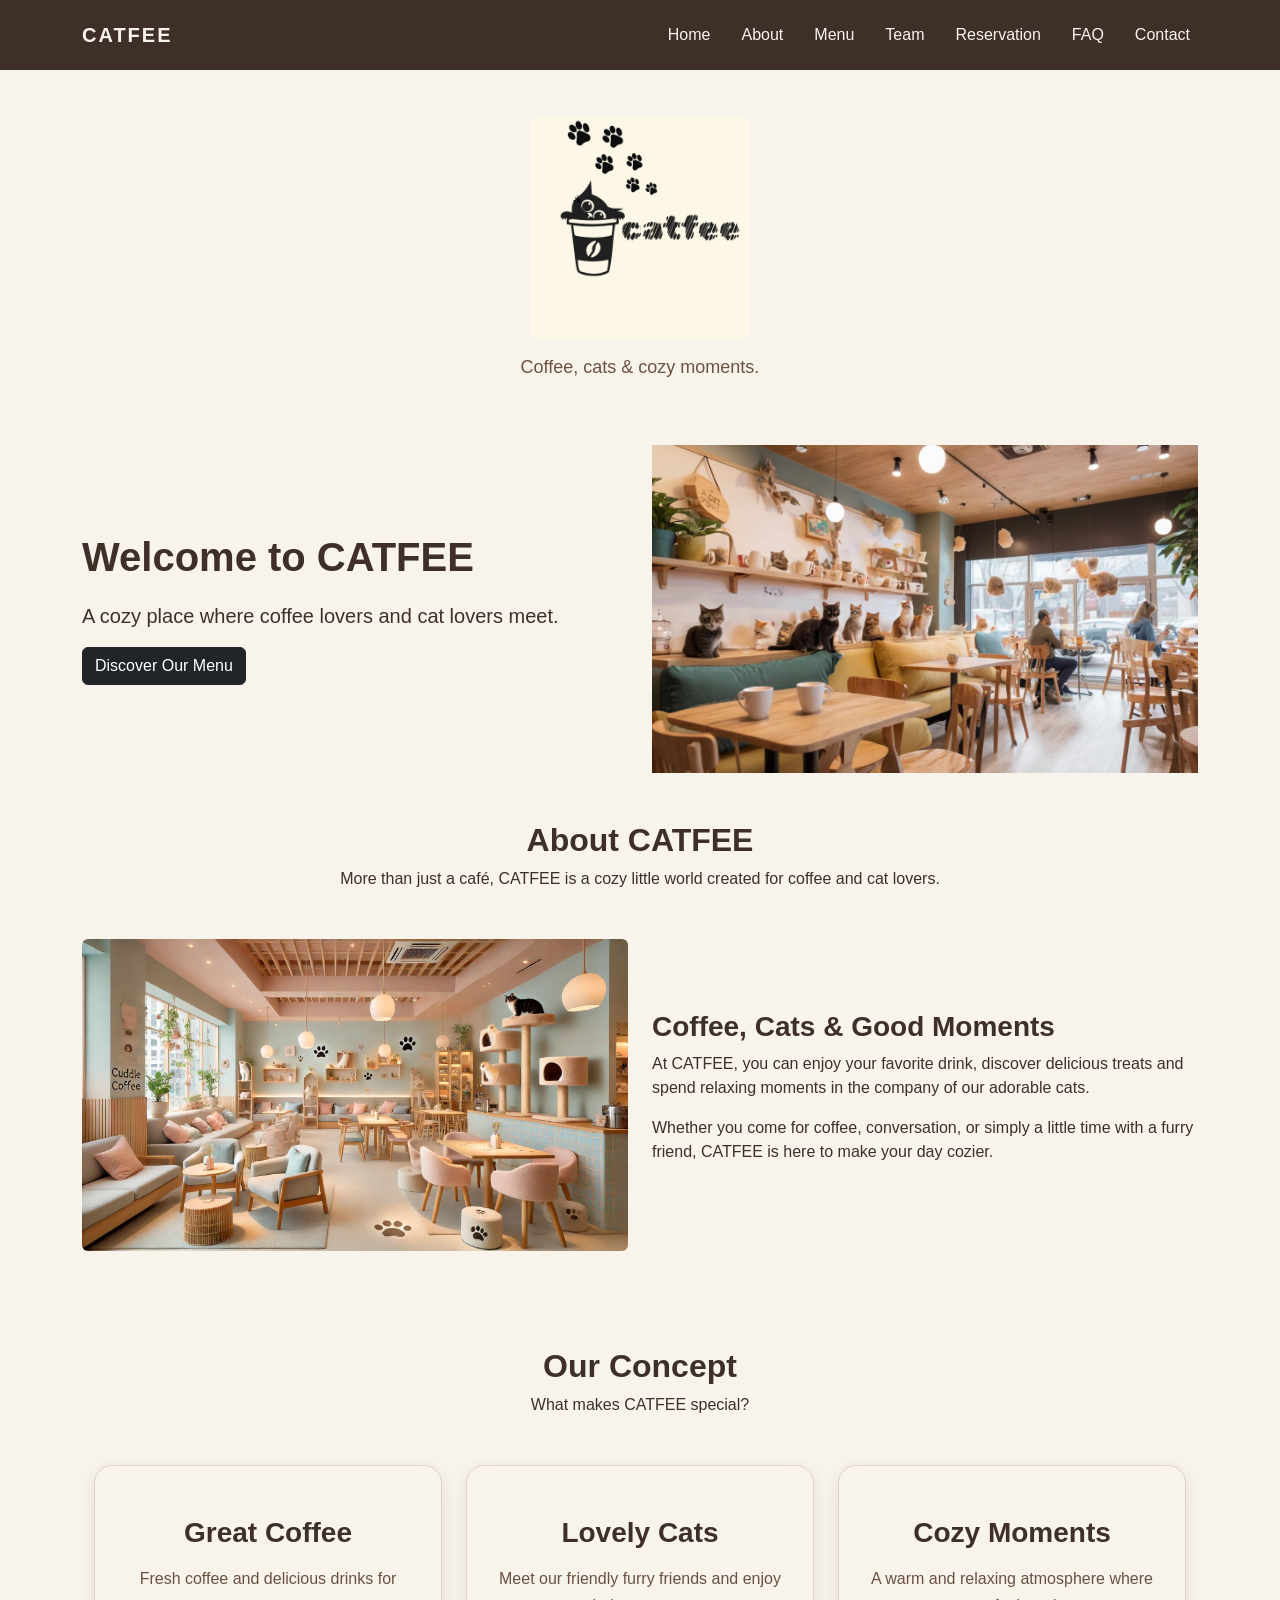
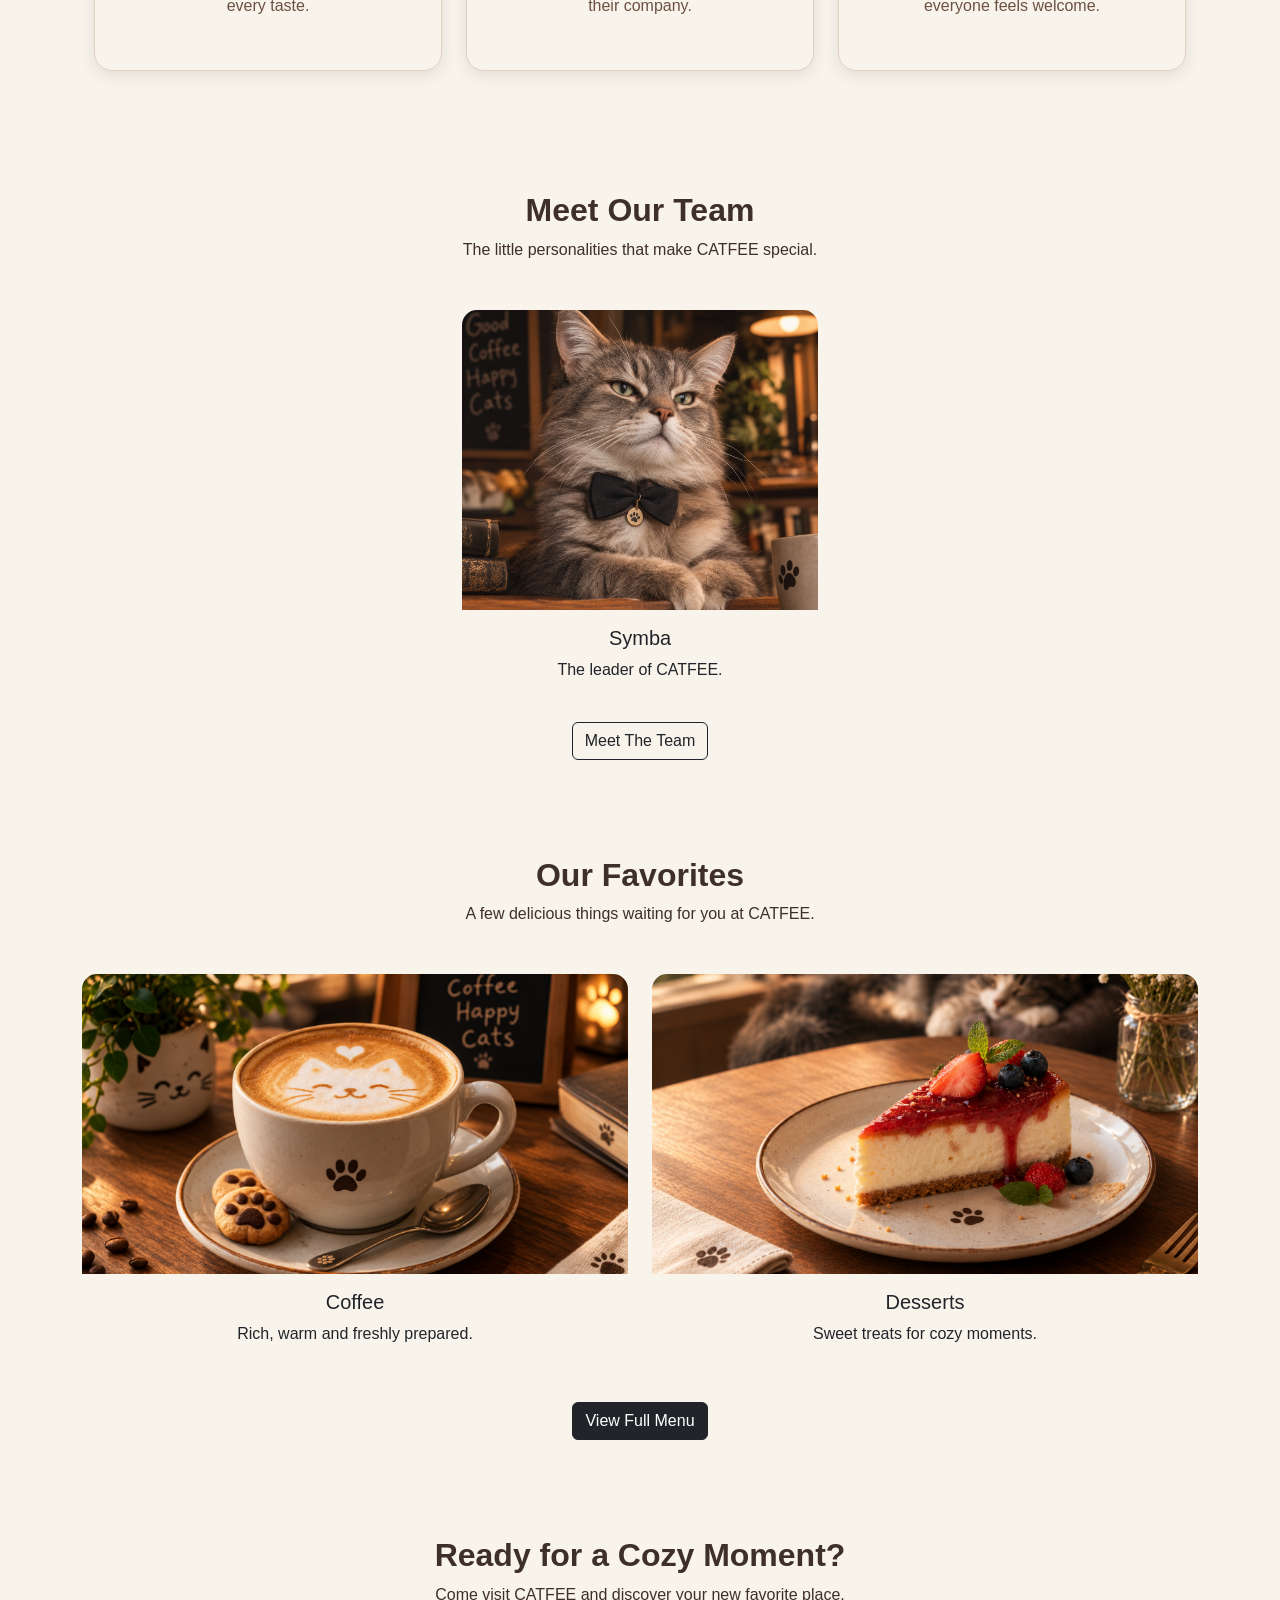
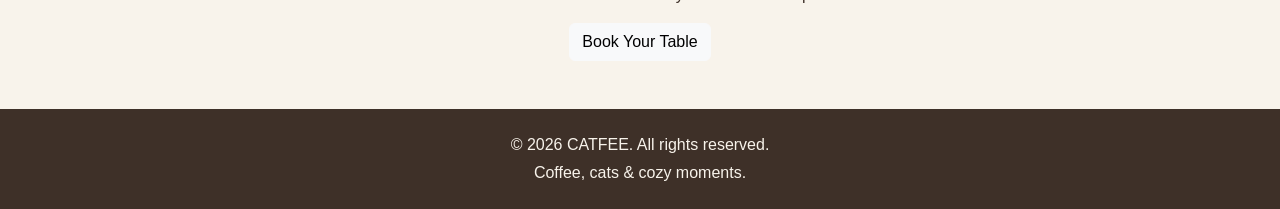
<file: index.html>
<!DOCTYPE html>
<html lang="en">
<head>
    <meta charset="UTF-8">
    <meta name="viewport" content="width=device-width, initial-scale=1.0">

    <title>CATFEE | Coffee, Cats & Cozy Moments</title>

    <!-- Bootstrap CSS -->
    <link href="https://cdn.jsdelivr.net/npm/bootstrap@5.3.3/dist/css/bootstrap.min.css" rel="stylesheet">

    <!-- Custom CSS -->
    <link rel="stylesheet" href="css/style.css">
</head>

<body>

    <!-- ================= NAVBAR ================= -->
    <nav class="navbar navbar-expand-lg navbar-dark bg-dark">
        <div class="container">

            <a class="navbar-brand" href="index.html">CATFEE</a>

            <button class="navbar-toggler" type="button"
                    data-bs-toggle="collapse"
                    data-bs-target="#navbarNav">
                <span class="navbar-toggler-icon"></span>
            </button>

            <div class="collapse navbar-collapse" id="navbarNav">
                <ul class="navbar-nav ms-auto">

                    <li class="nav-item">
                        <a class="nav-link active" href="index.html">Home</a>
                    </li>

                    <li class="nav-item">
                        <a class="nav-link" href="index.html#about">About</a>
                    </li>

                    <li class="nav-item">
                        <a class="nav-link" href="menu.html">Menu</a>
                    </li>

                    <li class="nav-item">
                        <a class="nav-link" href="team.html">Team</a>
                    </li>

                    <li class="nav-item">
                        <a class="nav-link" href="reservation.html">Reservation</a>
                    </li>

                    <li class="nav-item">
                        <a class="nav-link" href="faq.html">FAQ</a>
                    </li>

                    <li class="nav-item">
                        <a class="nav-link" href="contact.html">Contact</a>
                    </li>

                </ul>
            </div>

        </div>
    </nav>


    <!-- ================= LOGO ================= -->
    <section class="logo-section text-center py-5">

        <img src="images/logo.jpg"
             alt="CATFEE Logo"
             class="catfee-logo">

        <p class="mt-3">
            Coffee, cats & cozy moments.
        </p>

    </section>


    <!-- ================= HERO ================= -->
    <section class="hero-section">

        <div class="container">

            <div class="row align-items-center">

                <!-- Text -->
                <div class="col-lg-6 text-center text-lg-start">

                    <h1>Welcome to CATFEE</h1>

                    <p class="lead">
                        A cozy place where coffee lovers
                        and cat lovers meet.
                    </p>

                    <a href="menu.html" class="btn btn-dark">
                        Discover Our Menu
                    </a>

                </div>

                <!-- Image -->
                <div class="col-lg-6 text-center mt-4 mt-lg-0">

                    <img src="images/catfee''.jpg"
                         alt="Cats and costumers"
                         class="img-fluid hero-image">

                </div>

            </div>

        </div>

    </section>


    <!-- ================= ABOUT US ================= -->
    <section id="about" class="about-section py-5">

        <div class="container">

            <div class="text-center mb-5">

                <h2>About CATFEE</h2>

                <p>
                    More than just a café, CATFEE is a cozy
                    little world created for coffee and cat lovers.
                </p>

            </div>

            <div class="row align-items-center">

                <div class="col-md-6">

                    <img src="images/catfee'.jpg"
                         alt="Cat at CATFEE"
                         class="img-fluid rounded">

                </div>

                <div class="col-md-6 mt-4 mt-md-0">

                    <h3>Coffee, Cats & Good Moments</h3>

                    <p>
                        At CATFEE, you can enjoy your favorite drink,
                        discover delicious treats and spend relaxing
                        moments in the company of our adorable cats.
                    </p>

                    <p>
                        Whether you come for coffee, conversation,
                        or simply a little time with a furry friend,
                        CATFEE is here to make your day cozier.
                    </p>

                </div>

            </div>

        </div>

    </section>


    <!-- ================= OUR CONCEPT ================= -->
    <section class="container text-center py-5">

        <div class="container text-center">

            <h2>Our Concept</h2>

            <p class="mb-5">
                What makes CATFEE special?
            </p>

            <div class="row">

                <div class="col-md-4 mb-4">

                    <div class="concept-card p-4">

                        <div class="concept-icon"></div>

                        <h3>Great Coffee</h3>

                        <p>
                            Fresh coffee and delicious drinks
                            for every taste.
                        </p>

                    </div>

                </div>


                <div class="col-md-4 mb-4">

                    <div class="concept-card p-4">

                        <div class="concept-icon"></div>

                        <h3>Lovely Cats</h3>

                        <p>
                            Meet our friendly furry friends
                            and enjoy their company.
                        </p>

                    </div>

                </div>


                <div class="col-md-4 mb-4">

                    <div class="concept-card p-4">

                        <div class="concept-icon"></div>

                        <h3>Cozy Moments</h3>

                        <p>
                            A warm and relaxing atmosphere
                            where everyone feels welcome.
                        </p>

                    </div>

                </div>

            </div>

        </div>

    </section>


    <!-- ================= TEAM PREVIEW ================= -->
    <section class="team-preview py-5">

        <div class="container">

            <div class="text-center mb-5">

                <h2>Meet Our Team</h2>

                <p>
                    The little personalities that make CATFEE special.
                </p>

            </div>

            <div class="row justify-content-center">

                <div class="col-sm-6 col-lg-4 mb-4">

                    <div class="card h-100">

                        <img src="images/cat1.jpg"
                             class="card-img-top"
                             alt="CATFEE team member">

                        <div class="card-body text-center">

                            <h5 class="card-title">Symba</h5>

                            <p class="card-text">
                                The leader of CATFEE.
                            </p>

                        </div>

                    </div>

                </div>
            </div>

            <div class="text-center">

                <a href="team.html" class="btn btn-outline-dark">
                    Meet The Team
                </a>

            </div>

        </div>

    </section>


    <!-- ================= MENU PREVIEW ================= -->
    <section class="menu-preview py-5">

        <div class="container text-center">

            <h2>Our Favorites</h2>

            <p class="mb-5">
                A few delicious things waiting for you at CATFEE.
            </p>

            <div class="row">

                <div class="col-md-6 mb-4">

                    <div class="card h-100">

                        <img src="images/coffee.jpg"
                             class="card-img-top"
                             alt="Coffee">

                        <div class="card-body">

                            <h5 class="card-title">Coffee</h5>

                            <p class="card-text">
                                Rich, warm and freshly prepared.
                            </p>

                        </div>

                    </div>

                </div>


                <div class="col-md-6 mb-4">

                    <div class="card h-100">

                        <img src="images/dessert.jpg"
                             class="card-img-top"
                             alt="Dessert">

                        <div class="card-body">

                            <h5 class="card-title">Desserts</h5>

                            <p class="card-text">
                                Sweet treats for cozy moments.
                            </p>

                        </div>

                    </div>

                </div>
            </div>

            <a href="menu.html" class="btn btn-dark mt-3">
                View Full Menu
            </a>

        </div>

    </section>


    <!-- ================= CALL TO ACTION ================= -->
    <section class="cta-section py-5 text-center">

        <div class="container">

            <h2>Ready for a Cozy Moment?</h2>

            <p>
                Come visit CATFEE and discover your new favorite place.
            </p>

            <a href="reservation.html" class="btn btn-light">
                Book Your Table
            </a>

        </div>

    </section>


    <!-- ================= FOOTER ================= -->
    <footer class="footer py-4">

        <div class="container text-center">

            <p class="mb-1">
                © 2026 CATFEE. All rights reserved.
            </p>

            <p class="mb-0">
                Coffee, cats & cozy moments. 
            </p>

        </div>

    </footer>


    <!-- Bootstrap JavaScript -->
    <script src="https://cdn.jsdelivr.net/npm/bootstrap@5.3.3/dist/js/bootstrap.bundle.min.js"></script>

    <!-- Custom JavaScript -->
    <script src="js/script.js"></script>

</body>
</html>
</file>
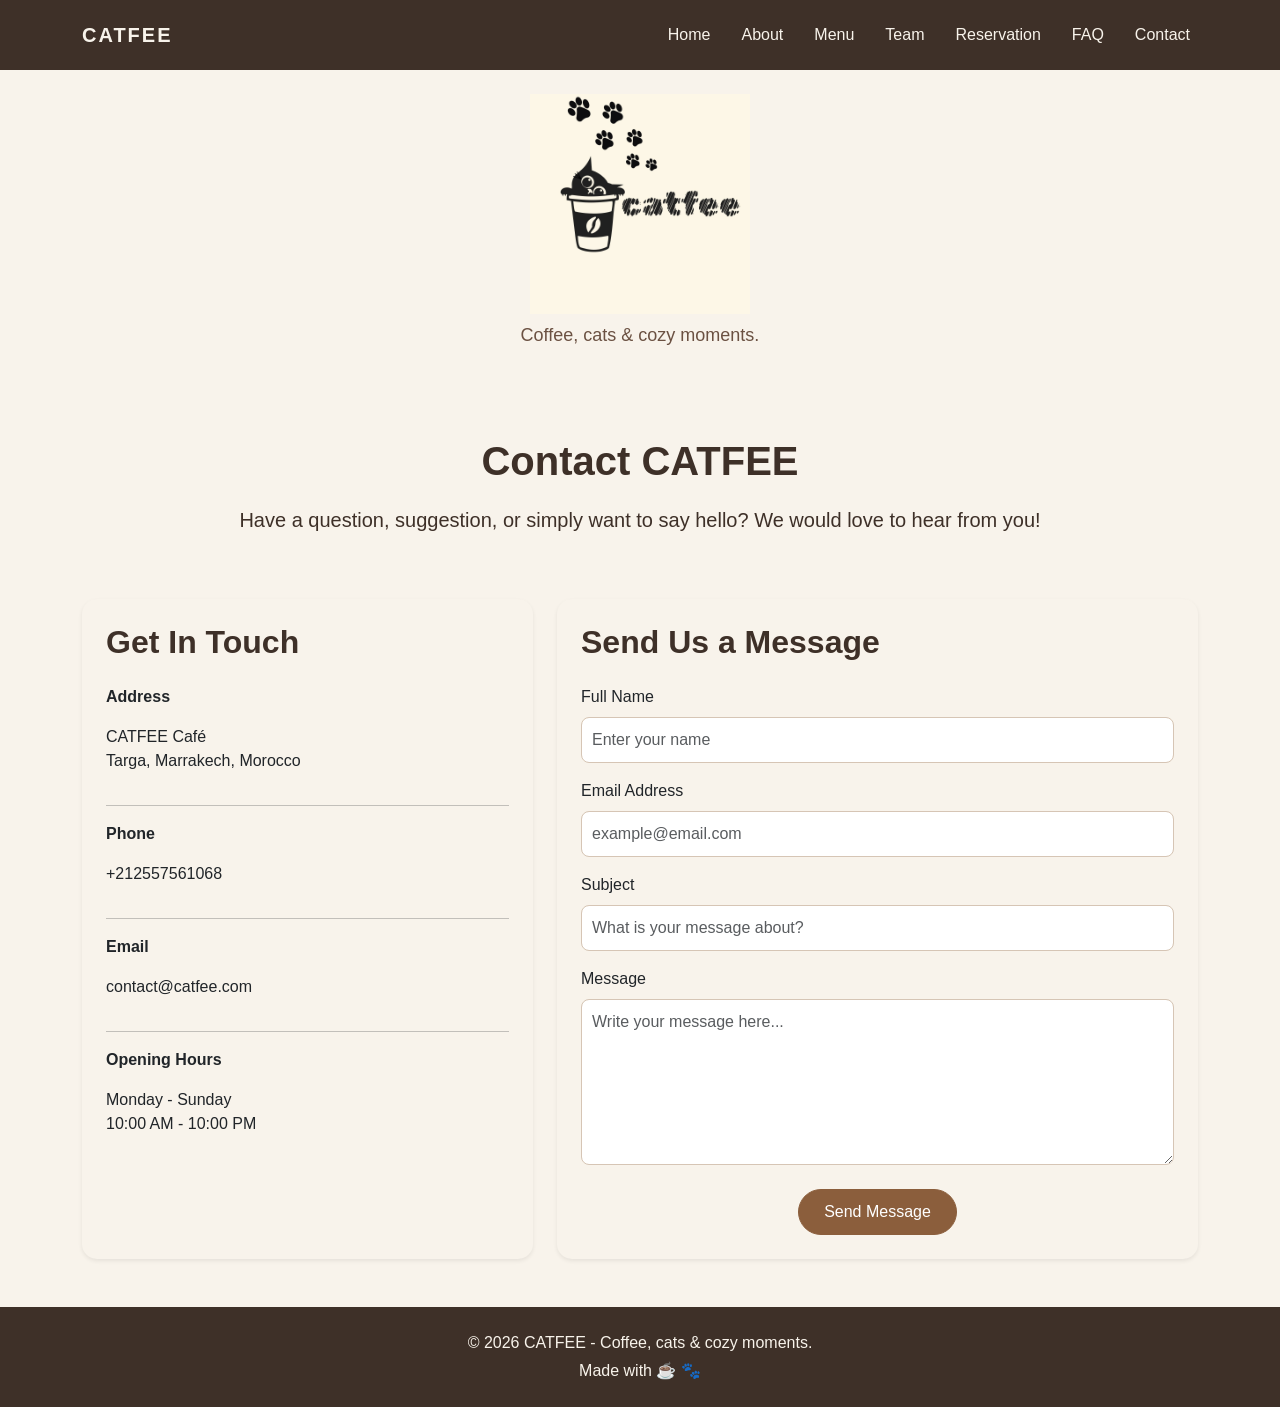
<file: contact.html>
<!DOCTYPE html>
<html lang="en">

<head>
    <meta charset="UTF-8">
    <meta name="viewport" content="width=device-width, initial-scale=1.0">

    <title>CATFEE - Contact</title>

    <!-- Bootstrap -->
    <link href="https://cdn.jsdelivr.net/npm/bootstrap@5.3.3/dist/css/bootstrap.min.css" rel="stylesheet">

    <!-- Custom CSS -->
    <link rel="stylesheet" href="css/style.css">
</head>

<body>

    <!-- ================= NAVBAR ================= -->
    <nav class="navbar navbar-expand-lg navbar-dark bg-dark">

        <div class="container">

            <a class="navbar-brand" href="index.html">
                CATFEE
            </a>

            <button class="navbar-toggler"
                    type="button"
                    data-bs-toggle="collapse"
                    data-bs-target="#navbarNav">

                <span class="navbar-toggler-icon"></span>

            </button>

            <div class="collapse navbar-collapse" id="navbarNav">

                <ul class="navbar-nav ms-auto">

                    <li class="nav-item">
                        <a class="nav-link" href="index.html">
                            Home
                        </a>
                    </li>

                    <li class="nav-item">
                        <a class="nav-link" href="index.html#about">
                            About
                        </a>
                    </li>

                    <li class="nav-item">
                        <a class="nav-link" href="menu.html">
                            Menu
                        </a>
                    </li>

                    <li class="nav-item">
                        <a class="nav-link" href="team.html">
                            Team
                        </a>
                    </li>

                    <li class="nav-item">
                        <a class="nav-link" href="reservation.html">
                            Reservation
                        </a>
                    </li>

                    <li class="nav-item">
                        <a class="nav-link" href="faq.html">
                            FAQ
                        </a>
                    </li>

                    <li class="nav-item">
                        <a class="nav-link" href="contact.html">
                            Contact
                        </a>
                    </li>

                </ul>

            </div>

        </div>

    </nav>


    <!-- ================= LOGO ================= -->
    <section class="logo-section text-center py-4">

        <img src="images/logo.jpg"
             alt="CATFEE Logo"
             class="catfee-logo">

        <p class="mt-2">
            Coffee, cats & cozy moments.
        </p>

    </section>


    <!-- ================= CONTACT HEADER ================= -->
    <section class="container text-center py-5">

        <h1>Contact CATFEE</h1>

        <p class="lead">
            Have a question, suggestion, or simply want to say hello?
            We would love to hear from you!
        </p>

    </section>


    <!-- ================= CONTACT CONTENT ================= -->
    <section class="container pb-5">

        <div class="row g-4">

            <!-- Contact Information -->
            <div class="col-md-5">

                <div class="card shadow-sm h-100 p-4">

                    <h2 class="mb-4">
                        Get In Touch
                    </h2>

                    <p>
                        <strong> Address</strong>
                    </p>

                    <p>
                        CATFEE Café<br>
                        Targa, Marrakech, Morocco
                    </p>

                    <hr>

                    <p>
                        <strong> Phone</strong>
                    </p>

                    <p>
                        +212557561068
                    </p>

                    <hr>

                    <p>
                        <strong> Email</strong>
                    </p>

                    <p>
                        contact@catfee.com
                    </p>

                    <hr>

                    <p>
                        <strong> Opening Hours</strong>
                    </p>

                    <p>
                        Monday - Sunday<br>
                        10:00 AM - 10:00 PM
                    </p>

                </div>

            </div>


            <!-- Contact Form -->
            <div class="col-md-7">

                <div class="card shadow-sm p-4">

                    <h2 class="mb-4">
                        Send Us a Message
                    </h2>

                    <form>

                        <!-- Name -->
                        <div class="mb-3">

                            <label for="contactName"
                                   class="form-label">
                                Full Name
                            </label>

                            <input type="text"
                                   class="form-control"
                                   id="contactName"
                                   placeholder="Enter your name"
                                   required>

                        </div>


                        <!-- Email -->
                        <div class="mb-3">

                            <label for="contactEmail"
                                   class="form-label">
                                Email Address
                            </label>

                            <input type="email"
                                   class="form-control"
                                   id="contactEmail"
                                   placeholder="example@email.com"
                                   required>

                        </div>


                        <!-- Subject -->
                        <div class="mb-3">

                            <label for="subject"
                                   class="form-label">
                                Subject
                            </label>

                            <input type="text"
                                   class="form-control"
                                   id="subject"
                                   placeholder="What is your message about?"
                                   required>

                        </div>


                        <!-- Message -->
                        <div class="mb-4">

                            <label for="message"
                                   class="form-label">
                                Message
                            </label>

                            <textarea class="form-control"
                                      id="message"
                                      rows="6"
                                      placeholder="Write your message here..."
                                      required></textarea>

                        </div>


                        <!-- Button -->
                        <div class="text-center">

                            <button type="submit"
                                    class="btn btn-primary">
                                Send Message 
                            </button>

                        </div>

                    </form>

                </div>

            </div>

        </div>

    </section>


    <!-- ================= FOOTER ================= -->
    <footer class="text-center py-4">

        <div class="container">

            <p class="mb-1">
                © 2026 CATFEE - Coffee, cats & cozy moments.
            </p>

            <p class="mb-0">
                Made with ☕️ 🐾
            </p>

        </div>

    </footer>


    <!-- Bootstrap JavaScript -->
    <script src="https://cdn.jsdelivr.net/npm/bootstrap@5.3.3/dist/js/bootstrap.bundle.min.js"></script>

    <!-- Custom JavaScript -->
    <script src="js/script.js"></script>

</body>

</html>
</file>
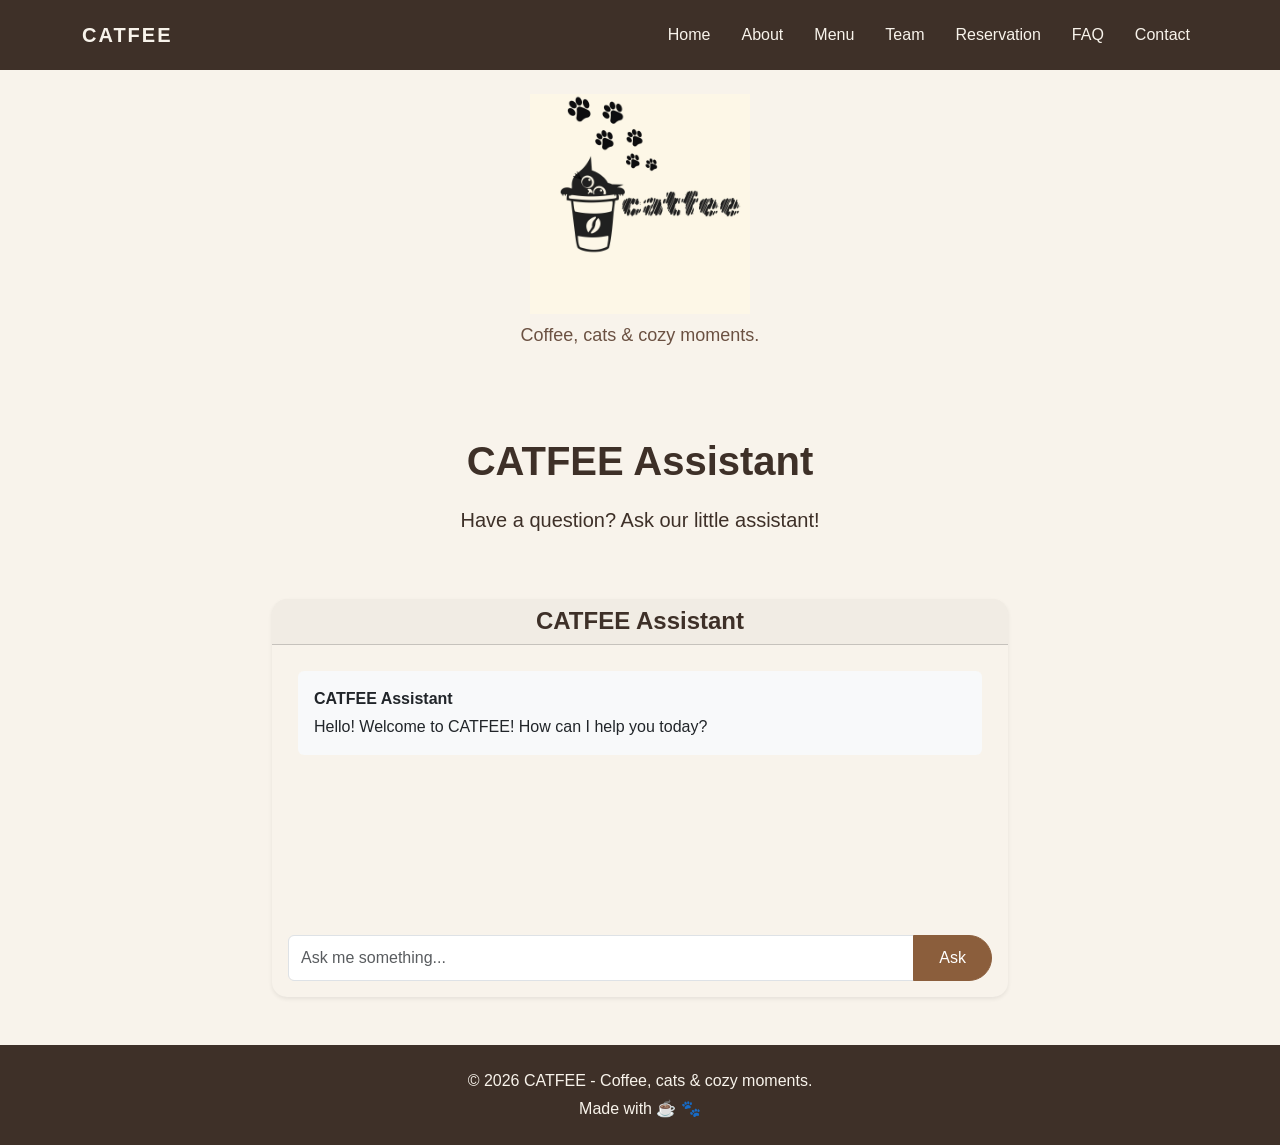
<file: faq.html>
<!DOCTYPE html>
<html lang="en">

<head>
    <meta charset="UTF-8">
    <meta name="viewport" content="width=device-width, initial-scale=1.0">

    <title>CATFEE - FAQ</title>

    <!-- Bootstrap -->
    <link href="https://cdn.jsdelivr.net/npm/bootstrap@5.3.3/dist/css/bootstrap.min.css" rel="stylesheet">

    <!-- Custom CSS -->
    <link rel="stylesheet" href="css/style.css">
</head>

<body>

    <!-- ================= NAVBAR ================= -->
    <nav class="navbar navbar-expand-lg navbar-dark bg-dark">

        <div class="container">

            <a class="navbar-brand" href="index.html">
                CATFEE
            </a>

            <button class="navbar-toggler"
                    type="button"
                    data-bs-toggle="collapse"
                    data-bs-target="#navbarNav">

                <span class="navbar-toggler-icon"></span>

            </button>

            <div class="collapse navbar-collapse" id="navbarNav">

                <ul class="navbar-nav ms-auto">

                    <li class="nav-item">
                        <a class="nav-link" href="index.html">
                            Home
                        </a>
                    </li>

                    <li class="nav-item">
                        <a class="nav-link" href="index.html#about">
                            About
                        </a>
                    </li>

                    <li class="nav-item">
                        <a class="nav-link" href="menu.html">
                            Menu
                        </a>
                    </li>

                    <li class="nav-item">
                        <a class="nav-link" href="team.html">
                            Team
                        </a>
                    </li>

                    <li class="nav-item">
                        <a class="nav-link" href="reservation.html">
                            Reservation
                        </a>
                    </li>

                    <li class="nav-item">
                        <a class="nav-link" href="faq.html">
                            FAQ
                        </a>
                    </li>

                    <li class="nav-item">
                        <a class="nav-link" href="contact.html">
                            Contact
                        </a>
                    </li>

                </ul>

            </div>

        </div>

    </nav>


    <!-- ================= LOGO ================= -->
    <section class="logo-section text-center py-4">

        <img src="images/logo.jpg"
             alt="CATFEE Logo"
             class="catfee-logo">

        <p class="mt-2">
            Coffee, cats & cozy moments.
        </p>

    </section>


    <!-- ================= FAQ HEADER ================= -->
    <section class="container text-center py-5">

        <h1>CATFEE Assistant </h1>

        <p class="lead">
            Have a question? Ask our little assistant!
        </p>

    </section>


    <!-- ================= CHATBOT ================= -->
    <section class="container pb-5">

        <div class="row justify-content-center">

            <div class="col-lg-8">

                <div class="card shadow-sm">

                    <!-- Chat header -->
                    <div class="card-header text-center">

                        <h4 class="mb-0">
                             CATFEE Assistant
                        </h4>

                    </div>


                    <!-- Chat area -->
                    <div class="card-body">

                        <div id="chatBox">

                            <!-- First assistant message -->
                            <div class="mb-3">

                                <div class="p-3 rounded bg-light">

                                    <strong>CATFEE Assistant </strong>

                                    <p class="mb-0 mt-1">
                                        Hello! Welcome to CATFEE!
                                        How can I help you today?
                                    </p>

                                </div>

                            </div>

                        </div>


                        <!-- Question input -->
                        <div class="input-group mt-4">

                            <input type="text"
                                   id="userQuestion"
                                   class="form-control"
                                   placeholder="Ask me something...">

                            <button class="btn btn-primary"
                                    id="askButton">
                                Ask
                            </button>

                        </div>

                    </div>

                </div>

            </div>

        </div>

    </section>


    <!-- ================= FOOTER ================= -->
    <footer class="text-center py-4">

        <div class="container">

            <p class="mb-1">
                © 2026 CATFEE - Coffee, cats & cozy moments.
            </p>

            <p class="mb-0">
                Made with ☕️ 🐾
            </p>

        </div>

    </footer>


    <!-- Bootstrap JavaScript -->
    <script src="https://cdn.jsdelivr.net/npm/bootstrap@5.3.3/dist/js/bootstrap.bundle.min.js"></script>

    <!-- Custom JavaScript -->
    <script src="js/script.js"></script>

</body>

</html>
</file>
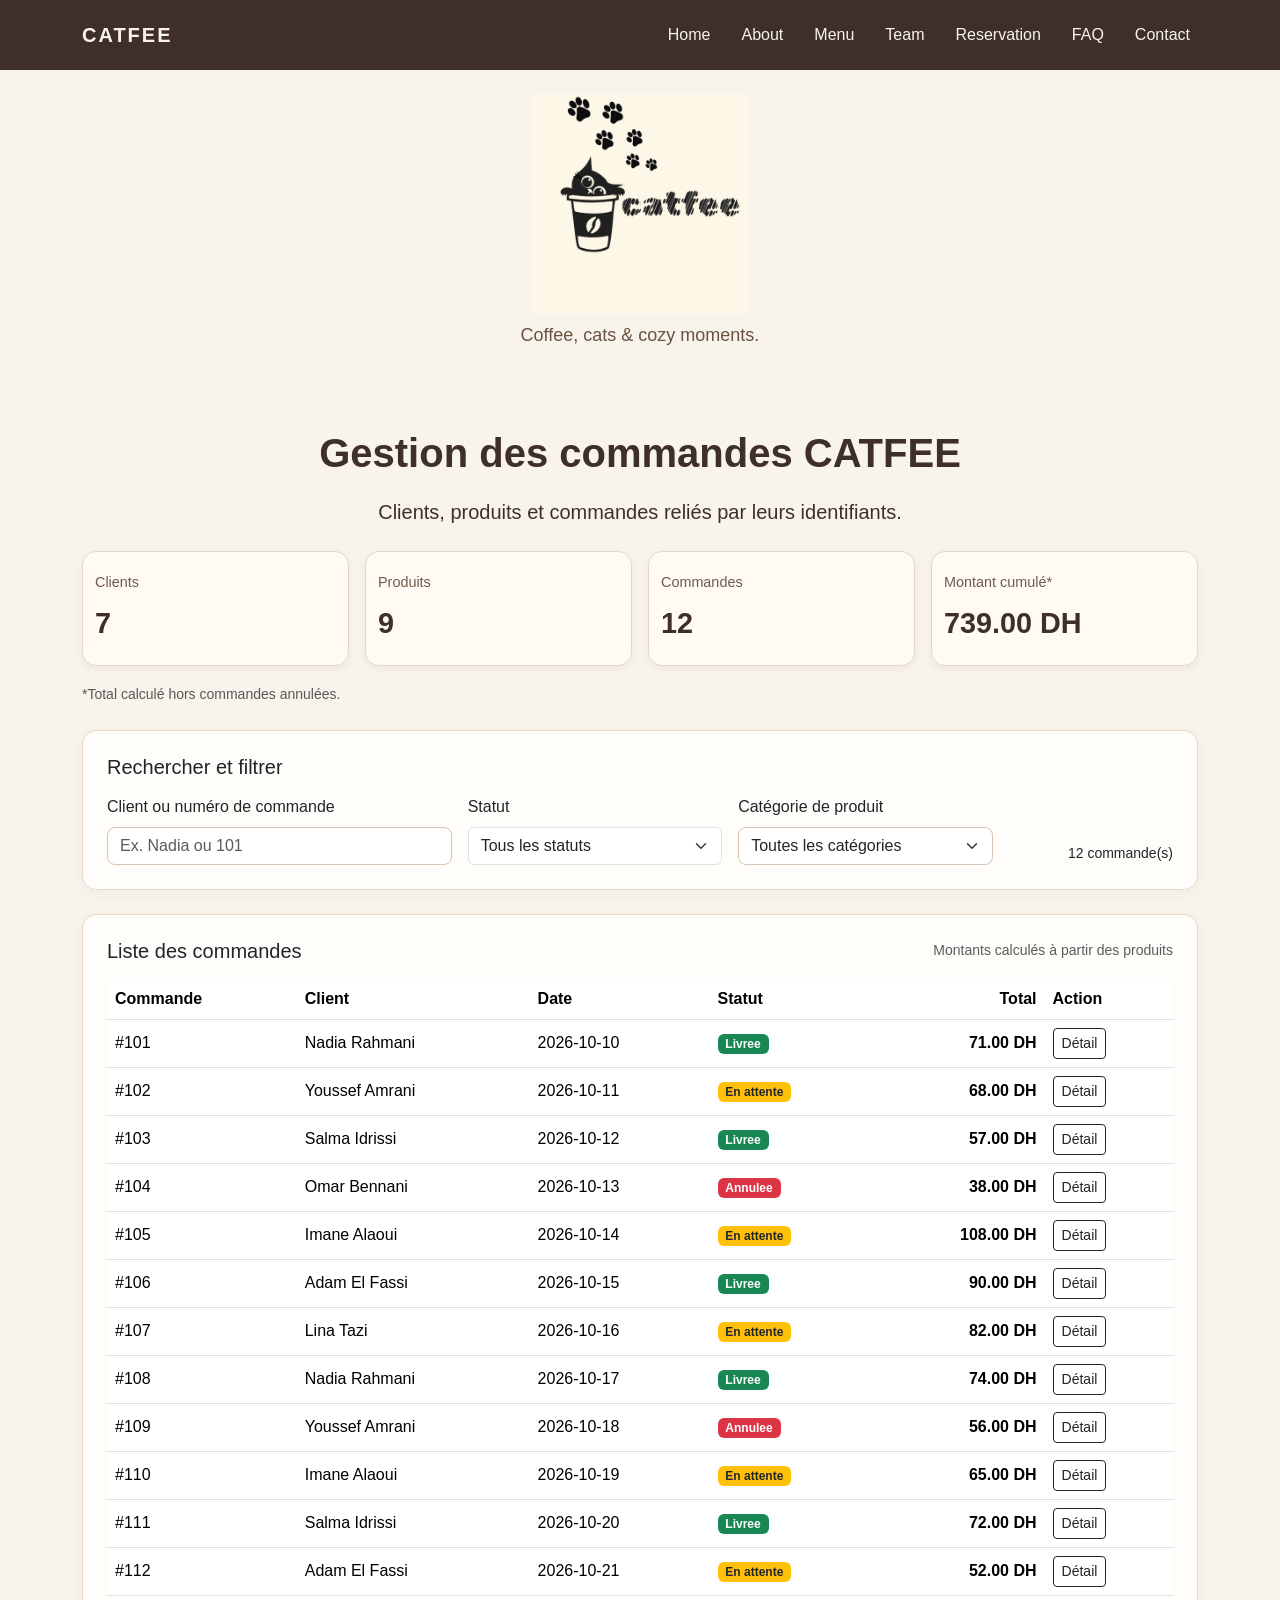
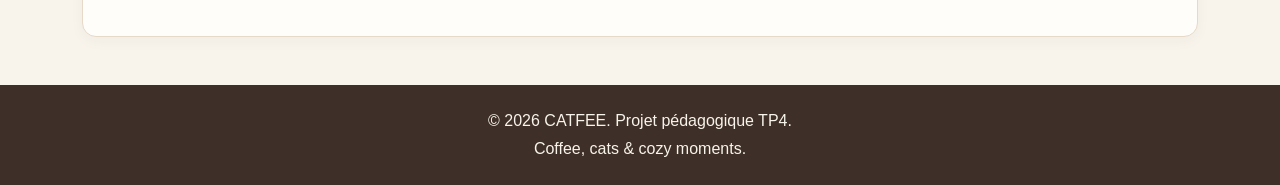
<file: menu.html>
<!DOCTYPE html>
<html lang="fr">
<head>
<meta charset="UTF-8"><meta name="viewport" content="width=device-width, initial-scale=1.0">
<title>CATFEE | Gestion des commandes</title>
<link href="https://cdn.jsdelivr.net/npm/bootstrap@5.3.3/dist/css/bootstrap.min.css" rel="stylesheet">
<link rel="stylesheet" href="css/style.css">
</head>
<body>
<nav class="navbar navbar-expand-lg navbar-dark bg-dark">
        <div class="container">
            <a class="navbar-brand" href="index.html">CATFEE</a>
            <button class="navbar-toggler" type="button" data-bs-toggle="collapse" data-bs-target="#navbarNav">
                <span class="navbar-toggler-icon"></span>
            </button>
            <div class="collapse navbar-collapse" id="navbarNav">
                <ul class="navbar-nav ms-auto">
                    <li class="nav-item"><a class="nav-link" href="index.html">Home</a></li>
                    <li class="nav-item"><a class="nav-link" href="index.html#about">About</a></li>
                    <li class="nav-item"><a class="nav-link active" href="menu.html">Menu</a></li>
                    <li class="nav-item"><a class="nav-link" href="team.html">Team</a></li>
                    <li class="nav-item"><a class="nav-link" href="reservation.html">Reservation</a></li>
                    <li class="nav-item"><a class="nav-link" href="faq.html">FAQ</a></li>
                    <li class="nav-item"><a class="nav-link" href="contact.html">Contact</a></li>
                </ul>
            </div>
        </div>
    </nav>
<section class="logo-section text-center py-4"><img src="images/logo.jpg" alt="Logo CATFEE" class="catfee-logo"><p class="mt-2 mb-0">Coffee, cats & cozy moments.</p></section>
<main class="container py-4 py-lg-5">
<div class="text-center mb-4"><p class="text-uppercase small fw-bold mb-2"></p><h1>Gestion des commandes CATFEE</h1><p class="lead">Clients, produits et commandes reliés par leurs identifiants.</p></div>
<div id="errorMessage" class="alert alert-danger d-none" role="alert"></div>
<section class="row g-3 mb-4" id="stats"><div class="col-12 text-center">Chargement des indicateurs…</div></section>
<section class="card p-3 p-md-4 mb-4"><h2 class="h5 mb-3">Rechercher et filtrer</h2><div class="row g-3 align-items-end"><div class="col-md-4"><label for="searchInput" class="form-label">Client ou numéro de commande</label><input id="searchInput" type="search" class="form-control" placeholder="Ex. Nadia ou 101"></div><div class="col-md-3"><label for="statusFilter" class="form-label">Statut</label><select id="statusFilter" class="form-select"><option value="All">Tous les statuts</option><option value="Livree">Livrée</option><option value="En attente">En attente</option><option value="Annulee">Annulée</option></select></div><div class="col-md-3"><label for="categoryFilter" class="form-label">Catégorie de produit</label><select id="categoryFilter" class="form-select"><option value="All">Toutes les catégories</option></select></div><div class="col-md-2 text-md-end"><span id="resultCount" class="small">0 commande(s)</span></div></div></section>
<section class="card p-3 p-md-4"><div class="d-flex justify-content-between align-items-center flex-wrap gap-2 mb-3"><h2 class="h5 mb-0">Liste des commandes</h2><span class="small text-muted">Montants calculés à partir des produits</span></div><div class="table-responsive"><table class="table table-hover align-middle"><thead><tr><th>Commande</th><th>Client</th><th>Date</th><th>Statut</th><th class="text-end">Total</th><th>Action</th></tr></thead><tbody id="ordersBody"><tr><td colspan="6" class="text-center py-4">Chargement des commandes…</td></tr></tbody></table></div></section>
</main>
<div class="modal fade" id="detailModal" tabindex="-1" aria-labelledby="detailTitle" aria-hidden="true"><div class="modal-dialog modal-lg modal-dialog-scrollable"><div class="modal-content"><div class="modal-header"><h2 class="modal-title fs-5" id="detailTitle">Détail de la commande</h2><button type="button" class="btn-close" data-bs-dismiss="modal" aria-label="Fermer"></button></div><div class="modal-body" id="detailContent"></div><div class="modal-footer"><button type="button" class="btn btn-dark" data-bs-dismiss="modal">Fermer</button></div></div></div></div>
<footer class="footer py-4"><div class="container text-center"><p class="mb-1">© 2026 CATFEE. Projet pédagogique TP4.</p><p class="mb-0">Coffee, cats & cozy moments.</p></div></footer>
<script src="https://cdn.jsdelivr.net/npm/bootstrap@5.3.3/dist/js/bootstrap.bundle.min.js"></script><script type="module" src="js/app.js"></script>
</body></html>
</file>
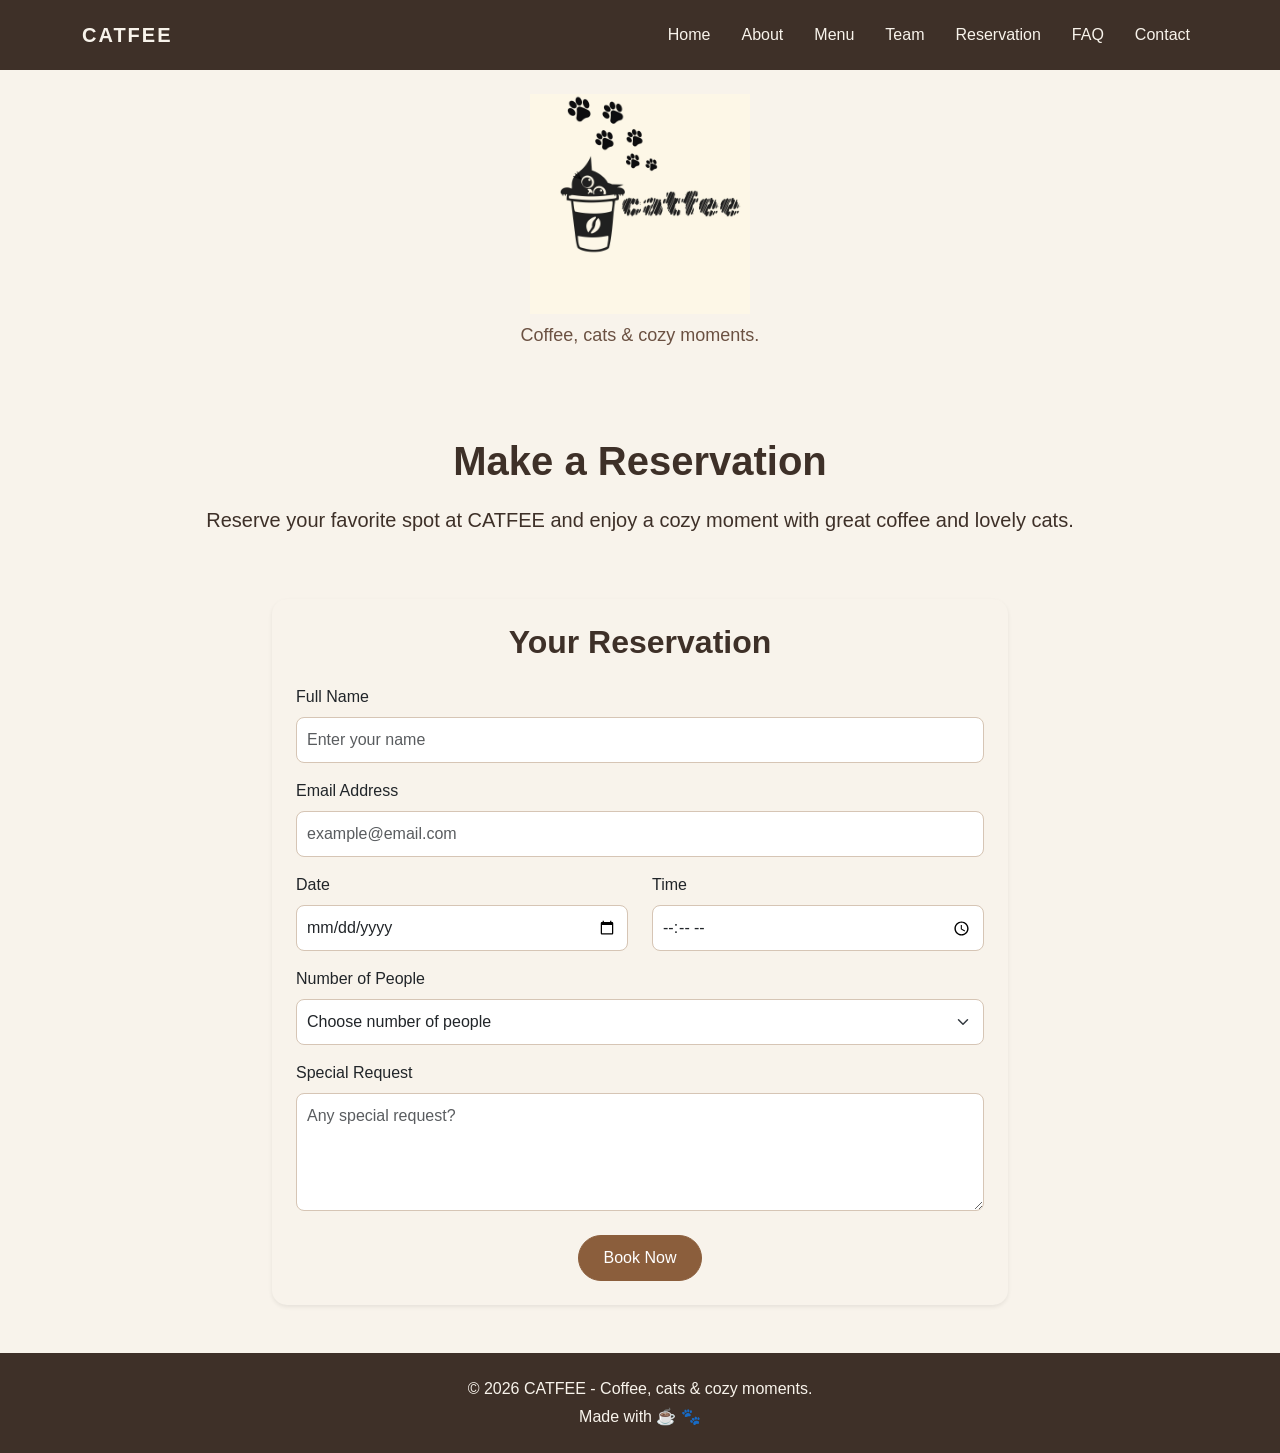
<file: reservation.html>
<!DOCTYPE html>
<html lang="en">

<head>
    <meta charset="UTF-8">
    <meta name="viewport" content="width=device-width, initial-scale=1.0">

    <title>CATFEE - Reservation</title>

    <!-- Bootstrap -->
    <link href="https://cdn.jsdelivr.net/npm/bootstrap@5.3.3/dist/css/bootstrap.min.css" rel="stylesheet">

    <!-- Custom CSS -->
    <link rel="stylesheet" href="css/style.css">
</head>

<body>

    <!-- ================= NAVBAR ================= -->
    <nav class="navbar navbar-expand-lg navbar-dark bg-dark">
        <div class="container">

            <a class="navbar-brand" href="index.html">
                CATFEE
            </a>

            <button class="navbar-toggler" type="button"
                data-bs-toggle="collapse"
                data-bs-target="#navbarNav">
                <span class="navbar-toggler-icon"></span>
            </button>

            <div class="collapse navbar-collapse" id="navbarNav">

                <ul class="navbar-nav ms-auto">

                    <li class="nav-item">
                        <a class="nav-link" href="index.html">Home</a>
                    </li>

                    <li class="nav-item">
                        <a class="nav-link" href="index.html#about">About</a>
                    </li>

                    <li class="nav-item">
                        <a class="nav-link" href="menu.html">Menu</a>
                    </li>

                    <li class="nav-item">
                        <a class="nav-link" href="team.html">Team</a>
                    </li>

                    <li class="nav-item">
                        <a class="nav-link" href="reservation.html">Reservation</a>
                    </li>

                    <li class="nav-item">
                        <a class="nav-link" href="faq.html">FAQ</a>
                    </li>

                    <li class="nav-item">
                        <a class="nav-link" href="contact.html">Contact</a>
                    </li>

                </ul>

            </div>
        </div>
    </nav>


    <!-- ================= LOGO ================= -->
    <section class="logo-section text-center py-4">

        <img src="images/logo.jpg"
             alt="CATFEE Logo"
             class="catfee-logo">

        <p class="mt-2">
            Coffee, cats & cozy moments.
        </p>

    </section>


    <!-- ================= RESERVATION HEADER ================= -->
    <section class="container text-center py-5">

        <h1>Make a Reservation </h1>

        <p class="lead">
            Reserve your favorite spot at CATFEE and enjoy a cozy moment
            with great coffee and lovely cats.
        </p>

    </section>


    <!-- ================= RESERVATION FORM ================= -->
    <section class="container pb-5">

        <div class="row justify-content-center">

            <div class="col-lg-8">

                <div class="card shadow-sm p-4">

                    <h2 class="text-center mb-4">
                        Your Reservation
                    </h2>

                    <form>

                        <!-- Name -->
                        <div class="mb-3">

                            <label for="name" class="form-label">
                                Full Name
                            </label>

                            <input type="text"
                                   class="form-control"
                                   id="name"
                                   placeholder="Enter your name"
                                   required>

                        </div>


                        <!-- Email -->
                        <div class="mb-3">

                            <label for="email" class="form-label">
                                Email Address
                            </label>

                            <input type="email"
                                   class="form-control"
                                   id="email"
                                   placeholder="example@email.com"
                                   required>

                        </div>


                        <!-- Date and Time -->
                        <div class="row">

                            <div class="col-md-6 mb-3">

                                <label for="date" class="form-label">
                                    Date
                                </label>

                                <input type="date"
                                       class="form-control"
                                       id="date"
                                       required>

                            </div>


                            <div class="col-md-6 mb-3">

                                <label for="time" class="form-label">
                                    Time
                                </label>

                                <input type="time"
                                       class="form-control"
                                       id="time"
                                       required>

                            </div>

                        </div>


                        <!-- Number of people -->
                        <div class="mb-3">

                            <label for="people" class="form-label">
                                Number of People
                            </label>

                            <select class="form-select"
                                    id="people"
                                    required>

                                <option value="" selected disabled>
                                    Choose number of people
                                </option>

                                <option value="1">1 person</option>
                                <option value="2">2 people</option>
                                <option value="3">3 people</option>
                                <option value="4">4 people</option>
                                <option value="5">5 people</option>
                                <option value="6">6 people</option>

                            </select>

                        </div>


                        <!-- Special request -->
                        <div class="mb-4">

                            <label for="request" class="form-label">
                                Special Request
                            </label>

                            <textarea class="form-control"
                                      id="request"
                                      rows="4"
                                      placeholder="Any special request?"></textarea>

                        </div>


                        <!-- Button -->
                        <div class="text-center">

                            <button type="submit"
                                    class="btn btn-primary">
                                Book Now 
                            </button>

                        </div>

                    </form>

                </div>

            </div>

        </div>

    </section>


    <!-- ================= FOOTER ================= -->
    <footer class="text-center py-4">

        <div class="container">

            <p class="mb-1">
                © 2026 CATFEE - Coffee, cats & cozy moments.
            </p>

            <p class="mb-0">
                Made with ☕️ 🐾
            </p>

        </div>

    </footer>


    <!-- Bootstrap JavaScript -->
    <script src="https://cdn.jsdelivr.net/npm/bootstrap@5.3.3/dist/js/bootstrap.bundle.min.js"></script>

    <!-- Custom JavaScript -->
    <script src="js/script.js"></script>

</body>

</html>
</file>
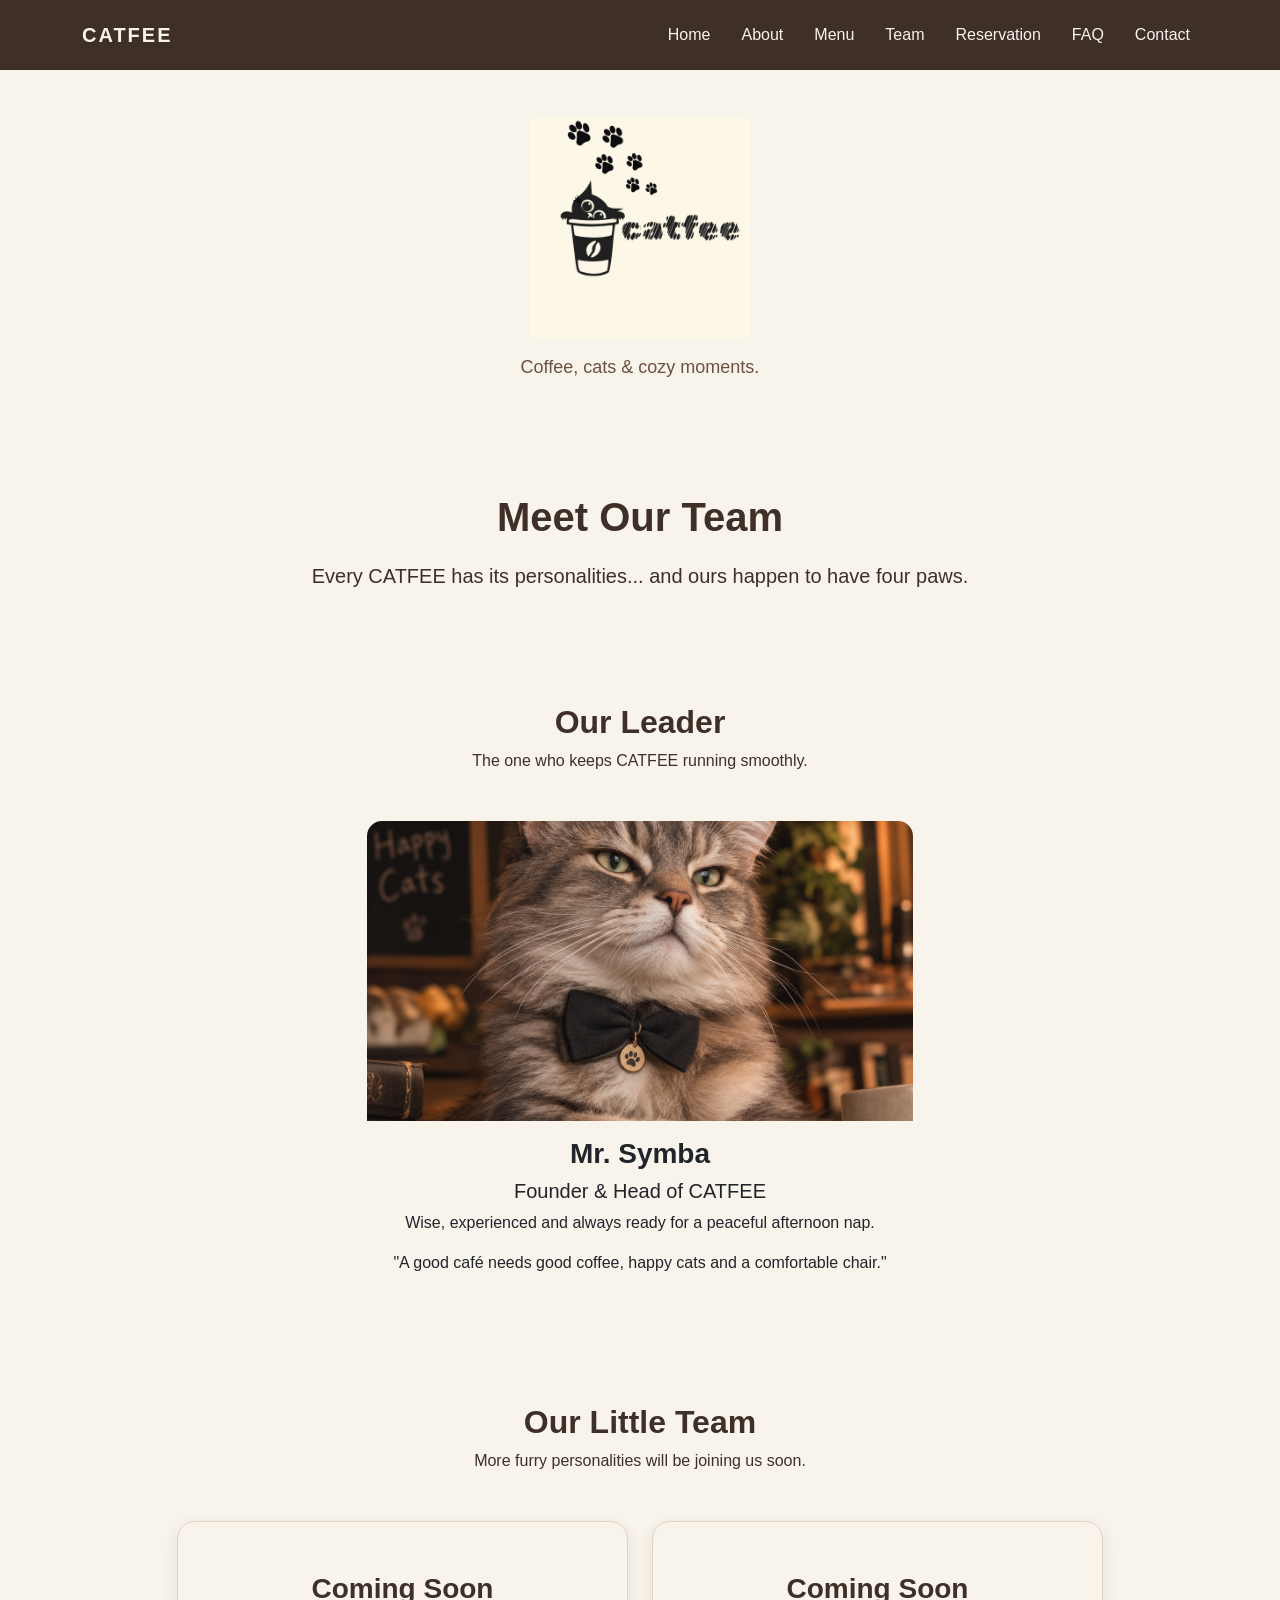
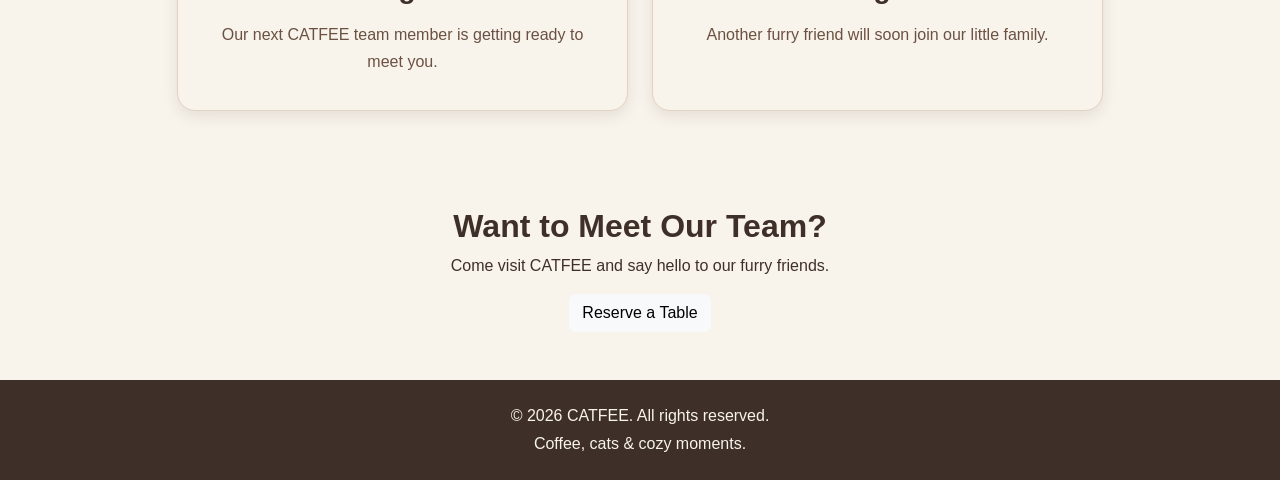
<file: team.html>
<!DOCTYPE html>
<html lang="en">

<head>
    <meta charset="UTF-8">
    <meta name="viewport" content="width=device-width, initial-scale=1.0">

    <title>CATFEE | Our Team</title>

    <!-- Bootstrap CSS -->
    <link href="https://cdn.jsdelivr.net/npm/bootstrap@5.3.3/dist/css/bootstrap.min.css" rel="stylesheet">

    <!-- Custom CSS -->
    <link rel="stylesheet" href="css/style.css">
</head>

<body>

    <!-- ================= NAVBAR ================= -->

    <nav class="navbar navbar-expand-lg navbar-dark bg-dark">

        <div class="container">

            <a class="navbar-brand" href="index.html">
                CATFEE
            </a>

            <button class="navbar-toggler"
                    type="button"
                    data-bs-toggle="collapse"
                    data-bs-target="#navbarNav">

                <span class="navbar-toggler-icon"></span>

            </button>

            <div class="collapse navbar-collapse" id="navbarNav">

                <ul class="navbar-nav ms-auto">

                    <li class="nav-item">
                        <a class="nav-link" href="index.html">
                            Home
                        </a>
                    </li>

                    <li class="nav-item">
                        <a class="nav-link" href="index.html#about">
                            About
                        </a>
                    </li>

                    <li class="nav-item">
                        <a class="nav-link" href="menu.html">
                            Menu
                        </a>
                    </li>

                    <li class="nav-item">
                        <a class="nav-link active" href="team.html">
                            Team
                        </a>
                    </li>

                    <li class="nav-item">
                        <a class="nav-link" href="reservation.html">
                            Reservation
                        </a>
                    </li>

                    <li class="nav-item">
                        <a class="nav-link" href="faq.html">
                            FAQ
                        </a>
                    </li>

                    <li class="nav-item">
                        <a class="nav-link" href="contact.html">
                            Contact
                        </a>
                    </li>

                </ul>

            </div>

        </div>

    </nav>


    <!-- ================= LOGO ================= -->

    <section class="logo-section text-center py-5">

        <img src="images/logo.jpg"
             alt="CATFEE Logo"
             class="catfee-logo">

        <p class="mt-3">
            Coffee, cats & cozy moments.
        </p>

    </section>


    <!-- ================= TEAM INTRO ================= -->

    <section class="team-header py-5 text-center">

        <div class="container">

            <h1>Meet Our Team</h1>

            <p class="lead">
                Every CATFEE has its personalities...
                and ours happen to have four paws. 
            </p>

        </div>

    </section>


    <!-- ================= LEADER CAT ================= -->

    <section class="leader-section py-5">

        <div class="container">

            <div class="text-center mb-5">

                <h2>Our Leader</h2>

                <p>
                    The one who keeps CATFEE running smoothly.
                </p>

            </div>


            <div class="row justify-content-center">

                <div class="col-md-8 col-lg-6">

                    <div class="card leader-card">

                        <img src="images/cat1.jpg"
                             class="card-img-top"
                             alt="CATFEE leader cat">

                        <div class="card-body text-center">

                            <h3 class="card-title">
                                Mr. Symba
                            </h3>

                            <h5>
                                Founder & Head of CATFEE
                            </h5>

                            <p class="card-text">
                                Wise, experienced and always ready
                                for a peaceful afternoon nap.
                            </p>

                            <p>
                                "A good café needs good coffee,
                                happy cats and a comfortable chair."
                            </p>

                        </div>

                    </div>

                </div>

            </div>

        </div>

    </section>


    <!-- ================= OTHER TEAM MEMBERS ================= -->

<section class="container text-center py-5">

    <h2>Our Little Team</h2>
    <p>More furry personalities will be joining us soon.</p>

    <div class="row justify-content-center g-4 mt-4">

        <!-- Coming Soon Card 1 -->
        <div class="col-md-5">
            <div class="card coming-soon-card h-100 p-4">
                <div class="coming-soon-icon"></div>
                <h3>Coming Soon</h3>
                <p class="mb-0">
                    Our next CATFEE team member is getting ready
                    to meet you.
                </p>
            </div>
        </div>

        <!-- Coming Soon Card 2 -->
        <div class="col-md-5">
            <div class="card coming-soon-card h-100 p-4">
                <div class="coming-soon-icon"></div>
                <h3>Coming Soon</h3>
                <p class="mb-0">
                    Another furry friend will soon join our
                    little family.
                </p>
            </div>
        </div>

    </div>

</section>


    <!-- ================= CTA ================= -->

    <section class="cta-section py-5 text-center">

        <div class="container">

            <h2>Want to Meet Our Team?</h2>

            <p>
                Come visit CATFEE and say hello to our furry friends.
            </p>

            <a href="reservation.html"
               class="btn btn-light">

                Reserve a Table

            </a>

        </div>

    </section>


    <!-- ================= FOOTER ================= -->

    <footer class="footer py-4">

        <div class="container text-center">

            <p class="mb-1">
                © 2026 CATFEE. All rights reserved.
            </p>

            <p class="mb-0">
                Coffee, cats & cozy moments. 
            </p>

        </div>

    </footer>


    <!-- Bootstrap JavaScript -->

    <script src="https://cdn.jsdelivr.net/npm/bootstrap@5.3.3/dist/js/bootstrap.bundle.min.js"></script>

    <!-- Custom JavaScript -->

    <script src="js/script.js"></script>

</body>

</html>
</file>
<file: css/style.css>
/* CATFEE - MAIN STYLE */


/* GENERAL */

html {
    scroll-behavior: smooth;
}

body {
    margin: 0;
    font-family: Arial, sans-serif;
    background-color: #f8f3eb;
    color: #3e3028;
}


/*NAVBAR*/

.navbar {
    background-color: #3e3028 !important;
    padding: 15px 0;
}

.navbar-brand {
    color: #f8f3eb !important;
    font-weight: bold;
    letter-spacing: 2px;
}

.nav-link {
    color: #f8f3eb !important;
    margin-left: 15px;
    transition: 0.3s;
}

.nav-link:hover {
    color: #d9a66a !important;
}


/* LOGO */

.logo-section {
    background-color: #f8f3eb;
}

.catfee-logo {
    width: 220px;
    max-width: 70%;
    height: auto;
    display: block;
    margin: 0 auto;
    animation: logoGrow 1.5s ease-out;
}

@keyframes logoGrow {

    from {
        transform: scale(0.3);
    }

    to {
        transform: scale(1);
    }

}

.logo-section p {
    font-size: 18px;
    color: #6b5142;
}


/*HEADINGS */

h1,
h2,
h3,
h4 {
    color: #3e3028;
    font-weight: bold;
}

h1 {
    margin-bottom: 20px;
}


/* HERO SECTION */

.hero {
    padding: 60px 0;
}

.hero img {
    width: 100%;
    max-height: 450px;
    object-fit: cover;
    border-radius: 15px;
}


/* BUTTONS */

.btn-primary {
    background-color: #8b5e3c;
    border-color: #8b5e3c;
    padding: 10px 25px;
    border-radius: 25px;
    transition: 0.3s;
}

.btn-primary:hover {
    background-color: #6f472c;
    border-color: #6f472c;
    transform: translateY(-2px);
}


/* CARDS*/

.card {
    border: none;
    border-radius: 15px;
    background-color: #f8f3eb;
    overflow: hidden;
    transition: 0.3s;
}

.card:hover {
    transform: translateY(-5px);
}


/* MENU IMAGES */

.card-img-top {
    height: 300px;
    object-fit: cover;
}


/* ABOUT SECTION */

#about img {
    width: 100%;
    max-height: 400px;
    object-fit: cover;
    border-radius: 15px;
}


/* TEAM */

.team-card img {
    width: 100%;
    height: 300px;
    object-fit: cover;
}


/* RESERVATION */

form .form-control,
form .form-select {
    border: 1px solid #d6c5b5;
    border-radius: 8px;
    padding: 10px;
}

form .form-control:focus,
form .form-select:focus {
    border-color: #8b5e3c;
    box-shadow: 0 0 0 0.2rem rgba(139, 94, 60, 0.15);
}


/* FAQ / CHAT */

#chatBox {
    min-height: 250px;
    max-height: 400px;
    overflow-y: auto;
    padding: 10px;
}

#chatBox .bg-light {
    border-radius: 15px;
}


/* CONTACT */

footer {
    background-color: #3e3028;
    color: #f8f3eb;
}

footer p {
    margin: 0;
}


/* IMAGES */

img {
    max-width: 100%;
}

 /* RESPONSIVE - TABLET */

@media (max-width: 991px) {

    .nav-link {
        margin-left: 0;
        padding: 10px 0;
    }

}


/*RESPONSIVE - MOBILE */

@media (max-width: 576px) {

    .catfee-logo {
        width: 160px;
    }

    .logo-section p {
        font-size: 16px;
    }

    h1 {
        font-size: 30px;
    }

    h2 {
        font-size: 25px;
    }

    .hero {
        padding: 35px 0;
    }

    .hero img {
        max-height: 300px;
    }

    .card-img-top {
        height: 230px;
    }

    .team-card img {
        height: 230px;
    }

}


/* ================= COMING SOON CARDS ================= */

.coming-soon-card {
    background-color: #f8f3eb;
    border: 1px solid #e2d2c2;
    border-radius: 18px;
    padding: 35px 25px !important;
    box-shadow: 0 5px 15px rgba(62, 48, 40, 0.10);
    transition: transform 0.3s ease, box-shadow 0.3s ease;
}

.coming-soon-card:hover {
    transform: translateY(-6px);
    box-shadow: 0 10px 22px rgba(62, 48, 40, 0.16);
}

.coming-soon-card h3 {
    margin: 15px 0;
    color: #3e3028;
}

.coming-soon-card p {
    color: #6b5142;
    line-height: 1.7;
}

.coming-soon-icon {
    font-size: 42px;
}



/* ================= CONCEPT CARDS ================= */

.concept-card {
    background-color: #f8f3eb;
    border: 1px solid #e2d2c2;
    border-radius: 18px;
    padding: 35px 25px !important;
    box-shadow: 0 5px 15px rgba(62, 48, 40, 0.10);
    transition: transform 0.3s ease, box-shadow 0.3s ease;
}

.concept-card:hover {
    transform: translateY(-6px);
    box-shadow: 0 10px 22px rgba(62, 48, 40, 0.16);
}

.concept-card h3 {
    margin: 15px 0;
    color: #3e3028;
}

.concept-card p {
    color: #6b5142;
    line-height: 1.7;
}

.concept-icon {
    font-size: 42px;
}


/* ================= QUESTION CARDS ================= */

.question-card {
    background-color: #f8f3eb;
    border: 1px solid #e2d2c2;
    border-radius: 18px;
    padding: 35px 25px !important;
    box-shadow: 0 5px 15px rgba(62, 48, 40, 0.10);
    transition: transform 0.3s ease, box-shadow 0.3s ease;
}

.question-card:hover {
    transform: translateY(-6px);
    box-shadow: 0 10px 22px rgba(62, 48, 40, 0.16);
}

.question-card h3 {
    margin: 15px 0;
    color: #3e3028;
}

.question-card p {
    color: #6b5142;
    line-height: 1.7;
}

.question-icon {
    font-size: 42px;
}

/* ================= TP3: DYNAMIC MENU ================= */
.tp3-stat {
    height: 100%;
    padding: 22px 15px;
    background: #fffaf3;
    border: 1px solid #e2d2c2;
    border-radius: 15px;
    box-shadow: 0 4px 12px rgba(62, 48, 40, 0.08);
}
.tp3-stat h3 {
    color: #8b5e3c;
    margin-bottom: 8px;
}
.tp3-stat p { margin: 0; }
.menu-dynamic-card .card-img-top { height: 230px; object-fit: cover; }
#searchInput, #categoryFilter, #availabilityFilter {
    border-color: #d6c5b5;
    border-radius: 8px;
}


/* TP4 - dashboard commandes */
.tp4-stat { background:#fffaf3; border:1px solid #e5d8c8; border-radius:14px; padding:20px 12px; height:100%; box-shadow:0 3px 10px rgba(62,48,40,.05); }
.tp4-stat span { display:block; font-size:.9rem; color:#6f5b4b; margin-bottom:8px; }
.tp4-stat strong { display:block; font-size:clamp(1.3rem,2.5vw,1.8rem); color:#3e3028; overflow-wrap:anywhere; }
body main .card { border:1px solid #e7d9c8; border-radius:14px; background:#fffdf9; box-shadow:0 4px 14px rgba(62,48,40,.04); }
body main h1, body main h2 { color:#3e3028; }
#ordersBody td { vertical-align:middle; }
</file>
